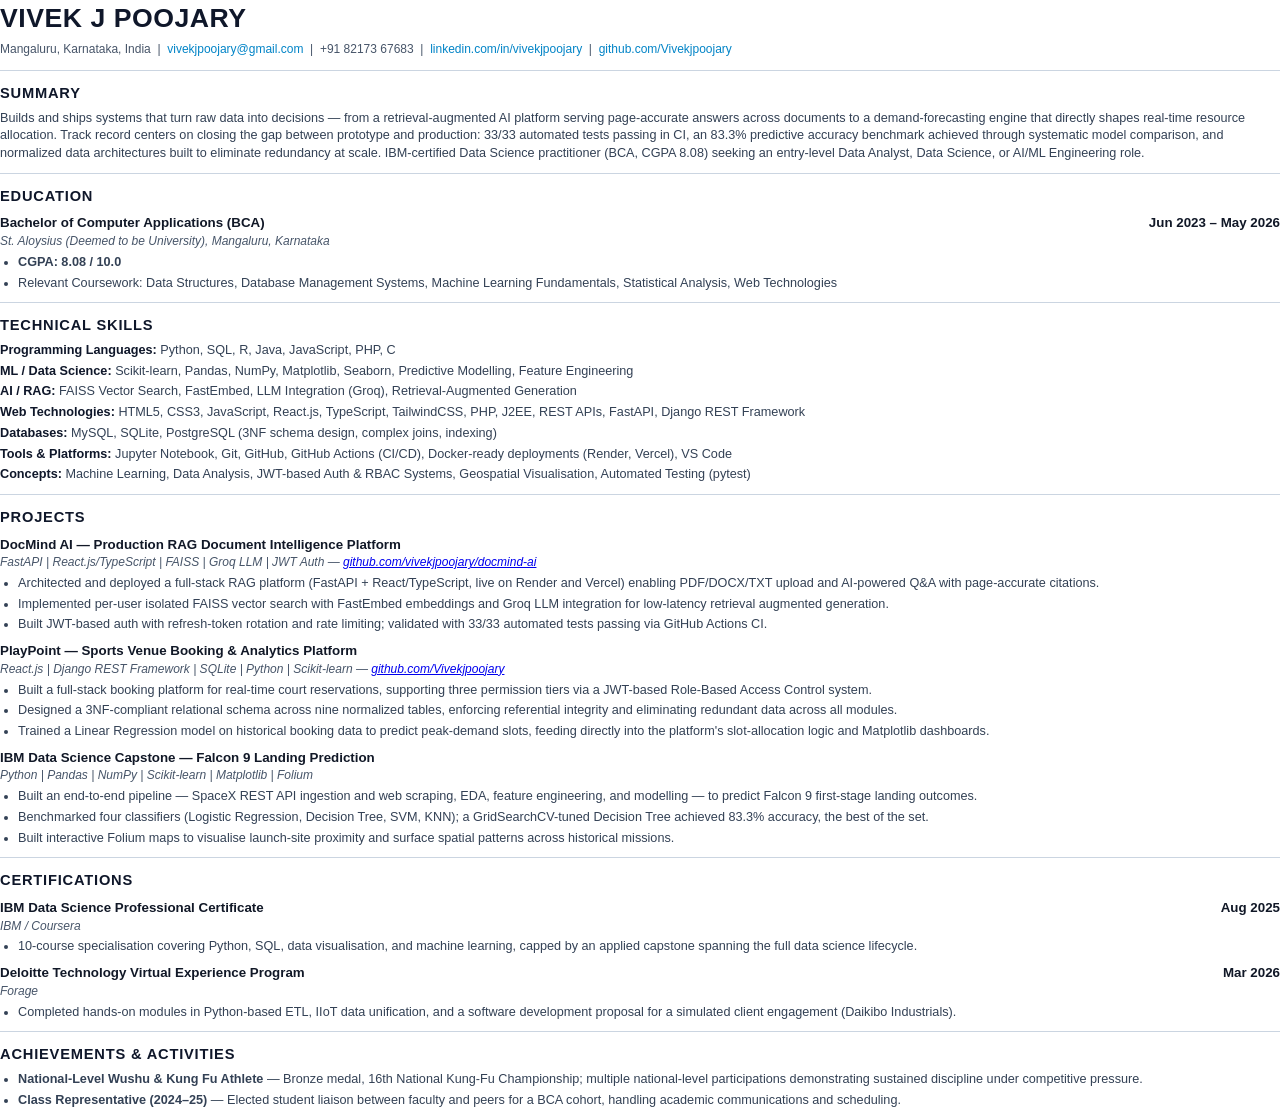
<file: resume.html>
<!DOCTYPE html>
<html lang="en">
<head>
  <meta charset="UTF-8">
  <title>Vivek J Poojary — Resume</title>
  <style>
    @page {
      size: A4;
      margin: 15mm 15mm 15mm 15mm;
    }
    body {
      font-family: 'Helvetica Neue', Helvetica, Arial, sans-serif;
      color: #111827;
      margin: 0;
      padding: 0;
      font-size: 10pt;
      line-height: 1.4;
    }
    h1 {
      font-size: 20pt;
      margin: 0 0 4px 0;
      text-transform: uppercase;
      letter-spacing: 0.5px;
      color: #0f172a;
    }
    .contact-info {
      font-size: 9pt;
      color: #475569;
      margin-bottom: 12px;
    }
    .contact-info a {
      color: #0284c7;
      text-decoration: none;
    }
    hr {
      border: none;
      border-top: 1px solid #cbd5e1;
      margin: 10px 0;
    }
    .section-title {
      font-size: 11pt;
      font-weight: bold;
      text-transform: uppercase;
      letter-spacing: 0.8px;
      color: #0f172a;
      margin-top: 12px;
      margin-bottom: 6px;
    }
    .item-header {
      display: flex;
      justify-content: space-between;
      align-items: baseline;
      font-weight: bold;
      font-size: 10pt;
      margin-top: 8px;
    }
    .item-sub {
      font-style: italic;
      color: #475569;
      font-size: 9pt;
      margin-bottom: 4px;
    }
    ul {
      margin: 4px 0 8px 0;
      padding-left: 18px;
    }
    li {
      margin-bottom: 3px;
      font-size: 9.5pt;
      color: #334155;
    }
    p {
      margin: 4px 0 8px 0;
      font-size: 9.5pt;
      color: #334155;
    }
    .skills-list p {
      margin: 3px 0;
      font-size: 9.5pt;
    }
    .skills-list strong {
      color: #0f172a;
    }
  </style>
</head>
<body>

  <h1>VIVEK J POOJARY</h1>
  <div class="contact-info">
    Mangaluru, Karnataka, India &nbsp;|&nbsp; 
    <a href="mailto:vivekjpoojary@gmail.com">vivekjpoojary@gmail.com</a> &nbsp;|&nbsp; 
    +91 82173 67683 &nbsp;|&nbsp; 
    <a href="https://linkedin.com/in/vivekjpoojary" target="_blank">linkedin.com/in/vivekjpoojary</a> &nbsp;|&nbsp; 
    <a href="https://github.com/Vivekjpoojary" target="_blank">github.com/Vivekjpoojary</a>
  </div>

  <hr>

  <div class="section-title">Summary</div>
  <p>
    Builds and ships systems that turn raw data into decisions — from a retrieval-augmented AI platform serving page-accurate answers across documents to a demand-forecasting engine that directly shapes real-time resource allocation. Track record centers on closing the gap between prototype and production: 33/33 automated tests passing in CI, an 83.3% predictive accuracy benchmark achieved through systematic model comparison, and normalized data architectures built to eliminate redundancy at scale. IBM-certified Data Science practitioner (BCA, CGPA 8.08) seeking an entry-level Data Analyst, Data Science, or AI/ML Engineering role.
  </p>

  <hr>

  <div class="section-title">Education</div>
  <div class="item-header">
    <span>Bachelor of Computer Applications (BCA)</span>
    <span>Jun 2023 – May 2026</span>
  </div>
  <div class="item-sub">St. Aloysius (Deemed to be University), Mangaluru, Karnataka</div>
  <ul>
    <li><strong>CGPA: 8.08 / 10.0</strong></li>
    <li>Relevant Coursework: Data Structures, Database Management Systems, Machine Learning Fundamentals, Statistical Analysis, Web Technologies</li>
  </ul>

  <hr>

  <div class="section-title">Technical Skills</div>
  <div class="skills-list">
    <p><strong>Programming Languages:</strong> Python, SQL, R, Java, JavaScript, PHP, C</p>
    <p><strong>ML / Data Science:</strong> Scikit-learn, Pandas, NumPy, Matplotlib, Seaborn, Predictive Modelling, Feature Engineering</p>
    <p><strong>AI / RAG:</strong> FAISS Vector Search, FastEmbed, LLM Integration (Groq), Retrieval-Augmented Generation</p>
    <p><strong>Web Technologies:</strong> HTML5, CSS3, JavaScript, React.js, TypeScript, TailwindCSS, PHP, J2EE, REST APIs, FastAPI, Django REST Framework</p>
    <p><strong>Databases:</strong> MySQL, SQLite, PostgreSQL (3NF schema design, complex joins, indexing)</p>
    <p><strong>Tools & Platforms:</strong> Jupyter Notebook, Git, GitHub, GitHub Actions (CI/CD), Docker-ready deployments (Render, Vercel), VS Code</p>
    <p><strong>Concepts:</strong> Machine Learning, Data Analysis, JWT-based Auth & RBAC Systems, Geospatial Visualisation, Automated Testing (pytest)</p>
  </div>

  <hr>

  <div class="section-title">Projects</div>

  <div class="item-header">
    <span>DocMind AI — Production RAG Document Intelligence Platform</span>
  </div>
  <div class="item-sub">FastAPI | React.js/TypeScript | FAISS | Groq LLM | JWT Auth — <a href="https://github.com/vivekjpoojary/docmind-ai" target="_blank">github.com/vivekjpoojary/docmind-ai</a></div>
  <ul>
    <li>Architected and deployed a full-stack RAG platform (FastAPI + React/TypeScript, live on Render and Vercel) enabling PDF/DOCX/TXT upload and AI-powered Q&A with page-accurate citations.</li>
    <li>Implemented per-user isolated FAISS vector search with FastEmbed embeddings and Groq LLM integration for low-latency retrieval augmented generation.</li>
    <li>Built JWT-based auth with refresh-token rotation and rate limiting; validated with 33/33 automated tests passing via GitHub Actions CI.</li>
  </ul>

  <div class="item-header">
    <span>PlayPoint — Sports Venue Booking & Analytics Platform</span>
  </div>
  <div class="item-sub">React.js | Django REST Framework | SQLite | Python | Scikit-learn — <a href="https://github.com/Vivekjpoojary" target="_blank">github.com/Vivekjpoojary</a></div>
  <ul>
    <li>Built a full-stack booking platform for real-time court reservations, supporting three permission tiers via a JWT-based Role-Based Access Control system.</li>
    <li>Designed a 3NF-compliant relational schema across nine normalized tables, enforcing referential integrity and eliminating redundant data across all modules.</li>
    <li>Trained a Linear Regression model on historical booking data to predict peak-demand slots, feeding directly into the platform's slot-allocation logic and Matplotlib dashboards.</li>
  </ul>

  <div class="item-header">
    <span>IBM Data Science Capstone — Falcon 9 Landing Prediction</span>
  </div>
  <div class="item-sub">Python | Pandas | NumPy | Scikit-learn | Matplotlib | Folium</div>
  <ul>
    <li>Built an end-to-end pipeline — SpaceX REST API ingestion and web scraping, EDA, feature engineering, and modelling — to predict Falcon 9 first-stage landing outcomes.</li>
    <li>Benchmarked four classifiers (Logistic Regression, Decision Tree, SVM, KNN); a GridSearchCV-tuned Decision Tree achieved 83.3% accuracy, the best of the set.</li>
    <li>Built interactive Folium maps to visualise launch-site proximity and surface spatial patterns across historical missions.</li>
  </ul>

  <hr>

  <div class="section-title">Certifications</div>

  <div class="item-header">
    <span>IBM Data Science Professional Certificate</span>
    <span>Aug 2025</span>
  </div>
  <div class="item-sub">IBM / Coursera</div>
  <ul>
    <li>10-course specialisation covering Python, SQL, data visualisation, and machine learning, capped by an applied capstone spanning the full data science lifecycle.</li>
  </ul>

  <div class="item-header">
    <span>Deloitte Technology Virtual Experience Program</span>
    <span>Mar 2026</span>
  </div>
  <div class="item-sub">Forage</div>
  <ul>
    <li>Completed hands-on modules in Python-based ETL, IIoT data unification, and a software development proposal for a simulated client engagement (Daikibo Industrials).</li>
  </ul>

  <hr>

  <div class="section-title">Achievements & Activities</div>
  <ul>
    <li><strong>National-Level Wushu & Kung Fu Athlete</strong> — Bronze medal, 16th National Kung-Fu Championship; multiple national-level participations demonstrating sustained discipline under competitive pressure.</li>
    <li><strong>Class Representative (2024–25)</strong> — Elected student liaison between faculty and peers for a BCA cohort, handling academic communications and scheduling.</li>
  </ul>

</body>
</html>
</file>
